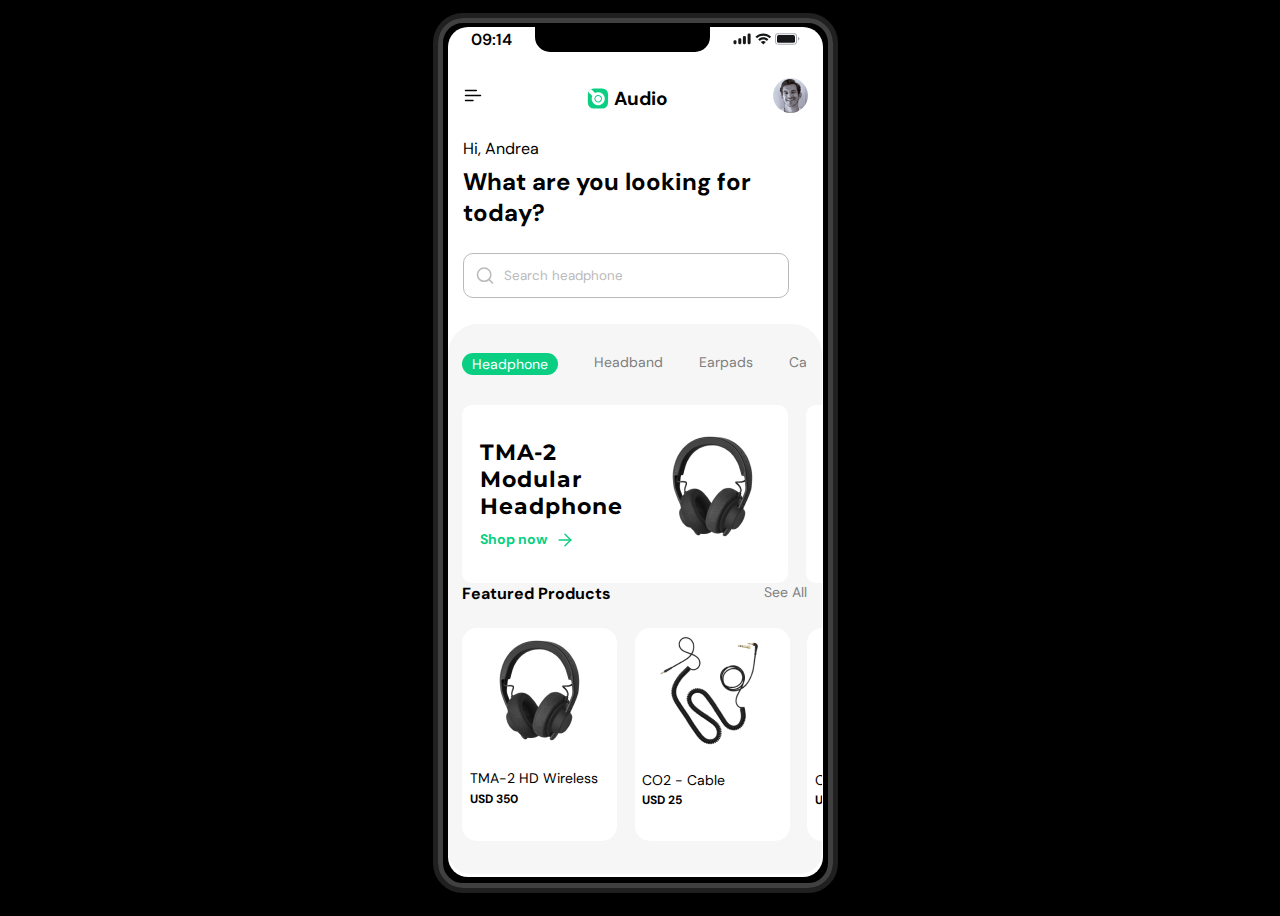
<file: index.html>
<!DOCTYPE html>
<html lang="pt-br">
<head>
    <meta charset="UTF-8">
    <meta http-equiv="X-UA-Compatible" content="IE=edge">
    <meta name="viewport" content="width=device-width, initial-scale=1.0">
    <link rel="shortcut icon" href="assets/favicon.ico" type="image/x-icon">
    <link rel="stylesheet" href="css/style.css">
    <title>Audio</title>
</head>
<body>
    <section class="mockup">
        <div class="external_border">
            <div class="middle_border">
                <div class="screen">
                    <section>
                        <div class="screen_topBar">
                            <div class="actual_time"></div>
                            <div class="geometrical_obejct"></div>
                            <div>
                                <ul class="status_bar">
                                    <li><img src="assets/Combined Shape.svg" alt="signal vetor"></li>
                                    <li><img src="assets/Wi-Fi.svg" alt="wifi vetor"></li>
                                    <li><img src="assets/Battery.svg" alt="batery vetor"></li>
                                </ul>
                            </div>
                    </section>
                    <header class="screen_menu">
                        <nav>
                            <ul class="menu">
                                <li><img src="assets/menu-variant.svg" alt="menu vetor"></li>
                                <li><figure><img src="assets/Mask Group.svg" alt="logo vetor">Audio</figure></li>
                                <li><img src="assets/Avatar.svg" alt="avatar image" onclick="toAccount()"></li>
                            </ul>
                        </nav>
                    </header>
                    <section>
                        <div class="screen_title">
                            <p>Hi, Andrea</p>
                            <h5>What are you looking for today?</h5>
                        </div>
                        <div class="search_bar">
                            <input type="text" placeholder="Search headphone">
                            <img src="assets/search.svg" alt="search vetor">
                        </div>
                    </section>
                    <main>
                        <div class="screen_products">
                            <div class="product_category">
                                <ul class="category_list">
                                    <li class="active">Headphone</li>
                                    <li>Headband</li>
                                    <li>Earpads</li>
                                    <li>Ca</li>
                                </ul>
                            </div>
                            <div class="card_products">
                                <div class="product" onclick="toProduct()">
                                    <div class="product_name">
                                        <h2>TMA-2 Modular Headphone</h2>
                                        <p>Shop now <img src="assets/arrow-right.svg" alt="arrow vetor"></p>
                                    </div>
                                    <div class="product_image">
                                        <img src="img/product-image.png" alt="product image">
                                    </div>
                                </div>
                                <div class="product">
                                    <div class="product_name">  
                                        <h2>TMA-2 DJ Modular</h2>
                                        <p>Shop now <img src="assets/arrow-right.svg" alt="arrow vetor"></p>
                                    </div>
                                    <div class="product_image">
                                        <img src="img/product-image.png" alt="product image">
                                    </div>
                                </div>
                            </div>
                            <div class="products_title">
                                <h3>Featured Products</h3>
                                <p>See All</p>
                            </div>
                            <div class="products_catalog">
                                <div class="catalog_product">
                                    <img src="img/product-image.png" alt="product image">
                                    <div>
                                        <p>TMA-2 HD Wireless</p>
                                        <p>USD 350</p>
                                    </div>
                                </div>
                                <div class="catalog_product2">
                                    <img src="img/product2_image.png" alt="product image">
                                    <div>
                                        <p>CO2 - Cable</p>
                                        <p>USD 25</p>
                                    </div>
                                </div>
                                <div class="catalog_product2">
                                    <img src="img/product2_image.png" alt="product image">
                                    <div>
                                        <p>CO2 - Cable</p>
                                        <p>USD 25</p>
                                    </div>
                                </div>
                            </div>
                        </div>
                    </main>
                    <footer>

                    </footer>
                </div>
            </div>
        </div>
    </section>

    <script src="js/redirect.js"></script>
    <script src="js/actualTime.js"></script>
</body>
</html>
</file>
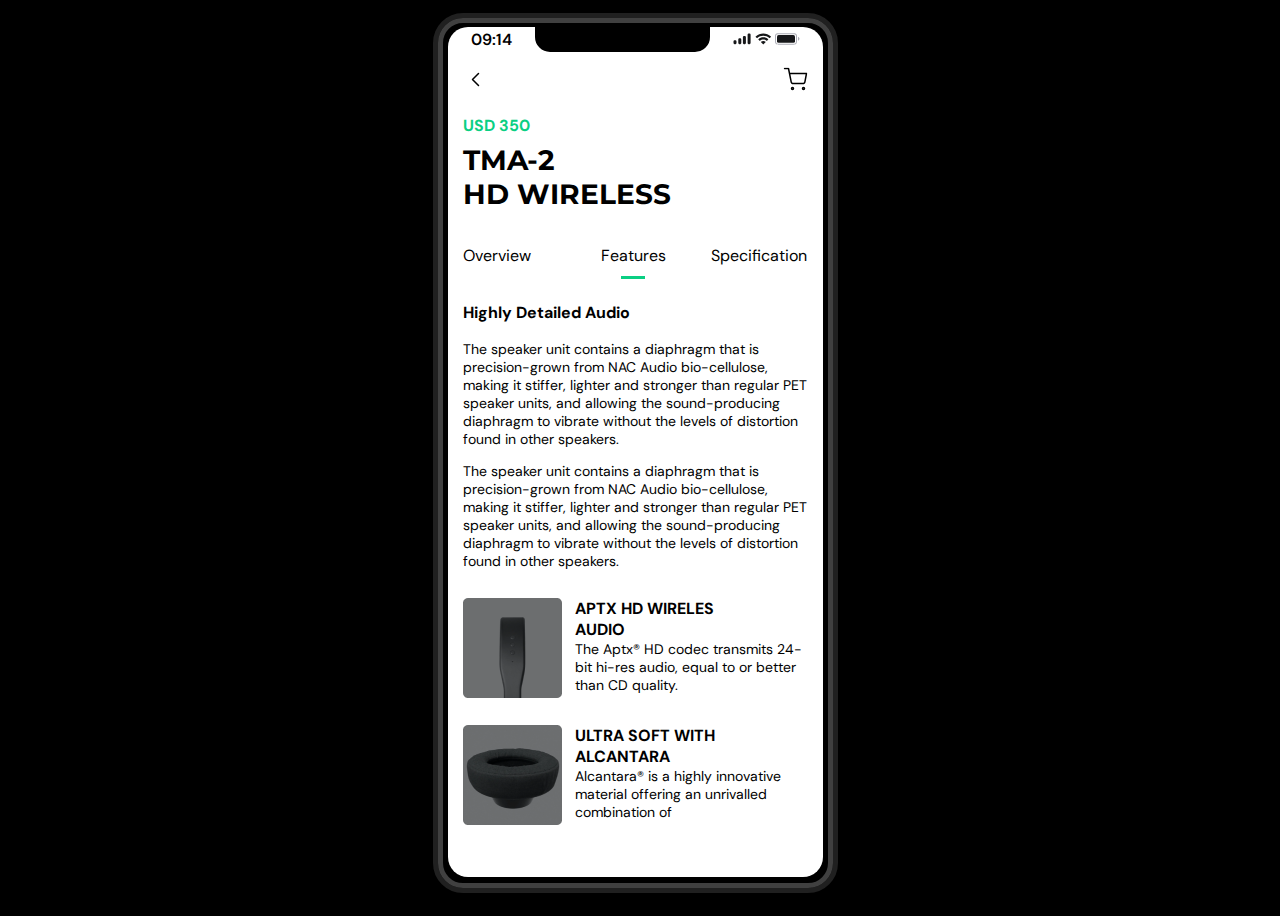
<file: product-view/features.html>
<!DOCTYPE html>
<html lang="pt-br">
<head>
    <meta charset="UTF-8">
    <meta http-equiv="X-UA-Compatible" content="IE=edge">
    <meta name="viewport" content="width=device-width, initial-scale=1.0">
    <link rel="shortcut icon" href="assets/favicon.ico" type="image/x-icon">
    <link rel="stylesheet" href="../css/style.css">
    <link rel="stylesheet" href="style.css">
    <title>Audio</title>
</head>
<body>
    <section class="mockup">
        <div class="external_border">
            <div class="middle_border">
                <div class="screen">
                    <section>
                        <div class="screen_topBar">
                            <div class="actual_time"></div>
                            <div class="geometrical_obejct"></div>
                            <div>
                                <ul class="status_bar">
                                    <li><img src="../assets/Combined Shape.svg" alt="signal vetor"></li>
                                    <li><img src="../assets/Wi-Fi.svg" alt="wifi vetor"></li>
                                    <li><img src="../assets/Battery.svg" alt="batery vetor"></li>
                                </ul>
                            </div>
                    </section>
                    <header class="screen_menu2">
                        <nav>
                            <ul class="menu2">
                                <li><a href="../index.html"><img src="../assets/chevron-left.svg" alt="backward vetor"></a></li>
                                <li><a href="../user-cart/cart.html"><img src="../assets/shopping-cart.svg" alt="logo vetor"></a></li>
                            </ul>
                        </nav>
                    </header>
                    <section>
                        <div class="product_title">
                            <p>USD 350</p>
                            <h3>TMA-2 <br>HD WIRELESS</h3>
                        </div>
                    </section>
                    <section>
                        <div class="product_options">
                            <ul class="options_menu">
                                <li><a href="product.html">Overview</a></li>
                                <li class="active">Features</li>
                                <li>Specification</li>
                            </ul>
                    </section>
                    <section>
                        <div class="product_description">
                            <h2>Highly Detailed Audio</h2>
                            <p>The speaker unit contains a diaphragm that is precision-grown from NAC Audio bio-cellulose, making it stiffer, lighter and stronger than regular PET speaker units, and allowing the sound-producing diaphragm to vibrate without the levels of distortion found in other speakers. </p>
                            <p>The speaker unit contains a diaphragm that is precision-grown from NAC Audio bio-cellulose, making it stiffer, lighter and stronger than regular PET speaker units, and allowing the sound-producing diaphragm to vibrate without the levels of distortion found in other speakers. </p>
                            <div class="funcionalities_description">
                                <img src="../img/product-image4.png" alt="buttons headphone photos">
                                <div class="part_description">
                                    <h3>APTX HD WIRELES AUDIO</h3>
                                    <p>The Aptx® HD codec transmits 24-bit hi-res audio, equal to or better than CD quality.</p>
                                </div>
                            </div>
                            <div class="funcionalities_description">
                                <img src="../img/product-image5.png" alt="buttons headphone photos">
                                <div class="part_description">
                                    <h3>ULTRA SOFT WITH ALCANTARA</h3>
                                    <p>Alcantara® is a highly innovative material offering an unrivalled combination of</p>
                                </div>
                            </div>
                        </div>
                        
                    </section>
                    <button class="primary-button" onclick="toCart()">
                        Add To Cart
                    </button>
                </div>
            </div>
        </div>
    </section>

    <script src="../js/actualTime.js"></script>
    <script src="../js/redirect.js"></script>
</body>
</html>
</file>
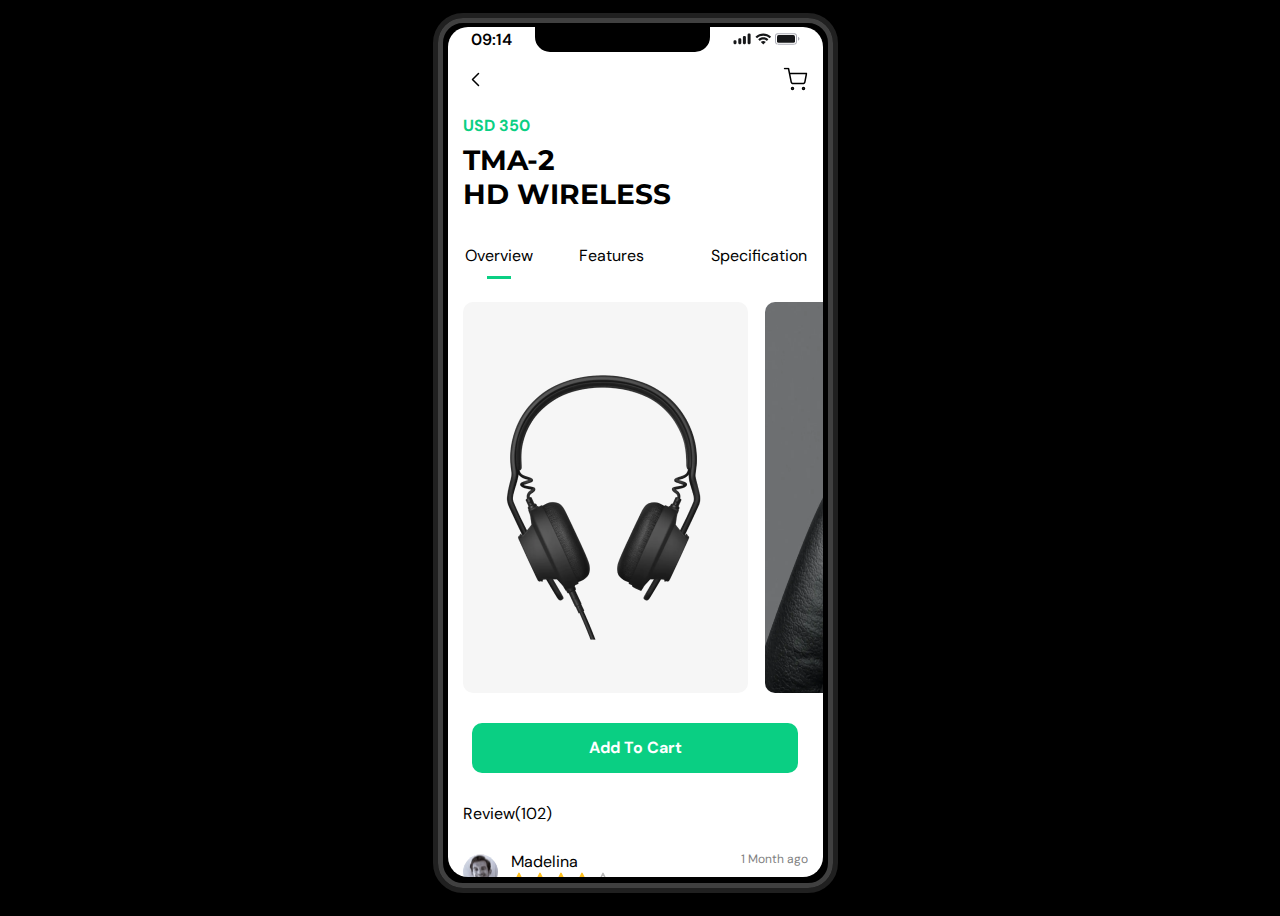
<file: product-view/product.html>
<!DOCTYPE html>
<html lang="pt-br">
<head>
    <meta charset="UTF-8">
    <meta http-equiv="X-UA-Compatible" content="IE=edge">
    <meta name="viewport" content="width=device-width, initial-scale=1.0">
    <link rel="shortcut icon" href="assets/favicon.ico" type="image/x-icon">
    <link rel="stylesheet" href="../css/style.css">
    <link rel="stylesheet" href="style.css">
    <title>Audio</title>
</head>
<body>
    <section class="mockup">
        <div class="external_border">
            <div class="middle_border">
                <div class="screen">
                    <section>
                        <div class="screen_topBar">
                            <div class="actual_time"></div>
                            <div class="geometrical_obejct"></div>
                            <div>
                                <ul class="status_bar">
                                    <li><img src="../assets/Combined Shape.svg" alt="signal vetor"></li>
                                    <li><img src="../assets/Wi-Fi.svg" alt="wifi vetor"></li>
                                    <li><img src="../assets/Battery.svg" alt="batery vetor"></li>
                                </ul>
                            </div>
                    </section>
                    <header class="screen_menu2">
                        <nav>
                            <ul class="menu2">
                                <li><a href="../index.html"><img src="../assets/chevron-left.svg" alt="backward vetor"></a></li>
                                <li><a href="../user-cart/cart.html"><img src="../assets/shopping-cart.svg" alt="logo vetor"></a></li>
                            </ul>
                        </nav>
                    </header>
                    <section>
                        <div class="product_title">
                            <p>USD 350</p>
                            <h3>TMA-2 <br>HD WIRELESS</h3>
                        </div>
                    </section>
                    <section>
                        <div class="product_options">
                            <ul class="options_menu">
                                <li class="active">Overview</li>
                                <li><a href="features.html">Features</a></li>
                                <li>Specification</li>
                            </ul>
                    </section>
                    <main>
                        <div class="product_image">
                            <div class="first_image">
                                <img src="../img/product-imagex2.png" alt="first image">
                            </div>
                            <div class="second_image">
                                <img src="../img/product-image3.png" alt="second image" width="284" height="391">
                            </div>
                        </div>
                    </main>
                    <button class="primary-button" onclick="toCart()">
                        Add To Cart
                    </button>
                    <section class="review">
                        <p>Review(102)</p>
                        <div class="user_avaliations">
                            <div class="user_rating">
                                <img src="../assets/Avatar.svg" alt="avatar vetor">
                                <div>
                                    <p>Madelina</p>
                                    <img src="../assets/Rating.svg" alt="rating vetor">
                                </div>
                                <p class="avaliation_period">1 Month ago</p>
                            </div>
                            <p class="user_coment">Lorem ipsum dolor sit, amet consectetur adipisicing elit. Itaque quos natus sit! Assumenda provident deserunt saepe, molestias ab ex dolore adipisci aliqua.</p>
                        </div>
                        <div class="user_avaliations">
                            <div class="user_rating">
                                <img src="../assets/Avatar.svg" alt="avatar vetor">
                                <div>
                                    <p>Irfan</p>
                                    <img src="../assets/Rating2.svg" alt="rating vetor">
                                </div>
                                <p class="avaliation_period">1 Month ago</p>
                            </div>
                            <p class="user_coment">Lorem ipsum dolor sit, amet consectetur adipisicing elit. Itaque quos natus sit! Assumenda provident deserunt saepe.</p>
                            <div class="avaliations_image">
                                <img src="../img/product-imagex0.5.png" alt="product image">
                                <img src="../img/product-imagex0.5.png" alt="product image">
                                <img src="../img/product-imagex0.5.png" alt="product image">
                            </div>
                        </div>
                        <div class="user_avaliations">
                            <div class="user_rating">
                                <img src="../assets/Avatar.svg" alt="avatar vetor">
                                <div>
                                    <p>Ravi Putra</p>
                                    <img src="../assets/Rating2.svg" alt="rating vetor">
                                </div>
                                <p class="avaliation_period">1 Month ago</p>
                            </div>
                            <p class="user_coment">Lorem ipsum dolor sit, amet consectetur adipisicing elit.</p>
                        </div>
                        <p>See All Reviews</p>
                    </section>
                    <footer>
                        <div class="another_products">
                            <h3>Another Products</h3>
                            <p>See All</p>
                        </div>
                        <div class="another_catalog">
                            <div class="catalog_another">
                                <img src="../img/product-image.png" alt="product image">
                                <div>
                                    <p>TMA-2 HD Wireless</p>
                                    <p>USD 350</p>
                                </div>
                            </div>
                            <div class="catalog_another2">
                                <img src="../img/product2_image.png" alt="product image">
                                <div>
                                    <p>CO2 - Cable</p>
                                    <p>USD 25</p>
                                </div>
                            </div>
                            <div class="catalog_another2">
                                <img src="../img/product2_image.png" alt="product image">
                                <div>
                                    <p>CO2 - Cable</p>
                                    <p>USD 25</p>
                                </div>
                            </div>
                        </div>
                    </footer>
                </div>
            </div>
        </div>
    </section>

    <script src="../js/actualTime.js"></script>
    <script src="../js/redirect.js"></script>
</body>
</html>
</file>
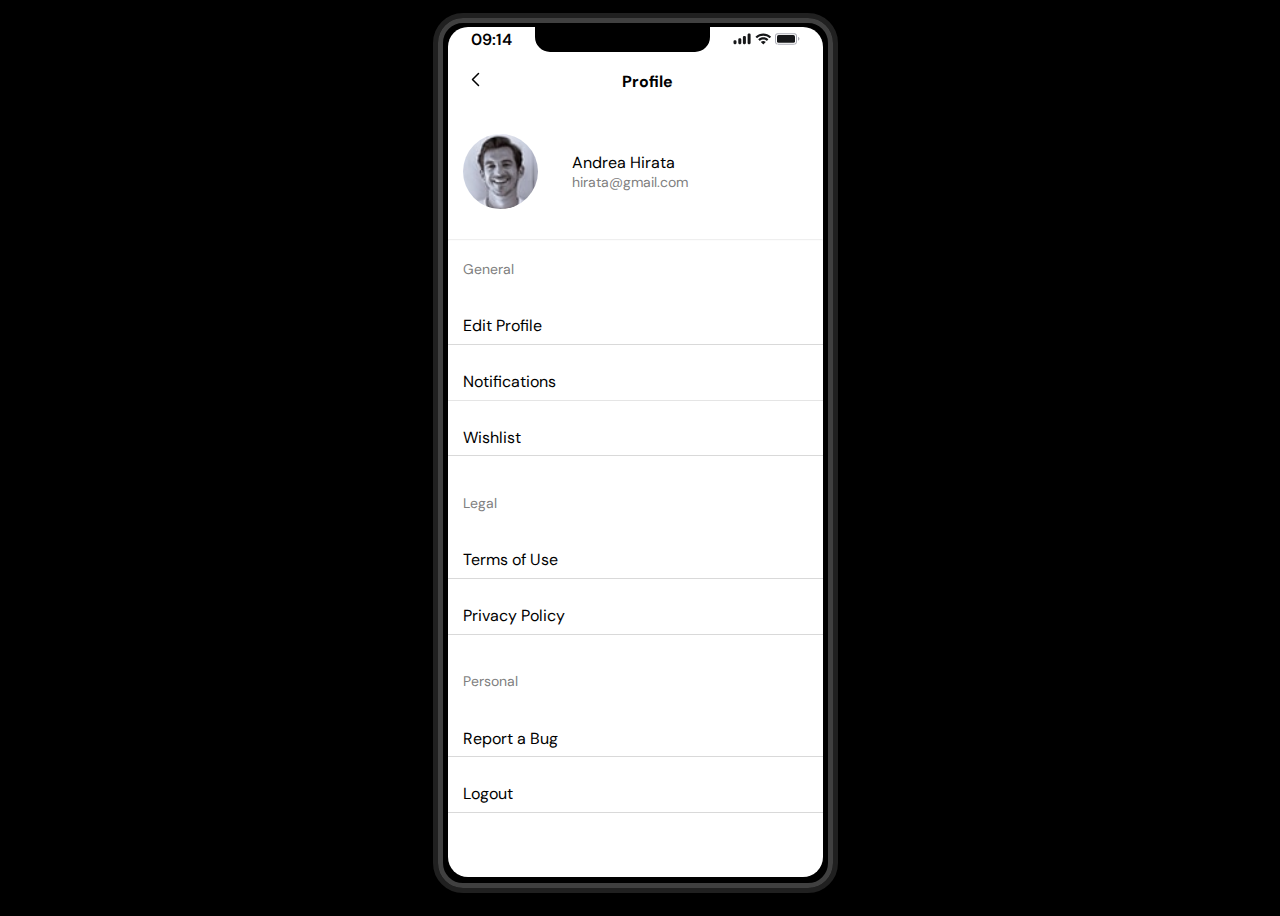
<file: user-account/user.html>
<!DOCTYPE html>
<html lang="pt-br">
<head>
    <meta charset="UTF-8">
    <meta http-equiv="X-UA-Compatible" content="IE=edge">
    <meta name="viewport" content="width=device-width, initial-scale=1.0">
    <link rel="shortcut icon" href="assets/favicon.ico" type="image/x-icon">
    <link rel="stylesheet" href="../css/style.css">
    <link rel="stylesheet" href="../product-view/style.css">
    <link rel="stylesheet" href="style.css">
    <title>Audio</title>
</head>
<body>
    <section class="mockup">
        <div class="external_border">
            <div class="middle_border">
                <div class="screen">
                    <section>
                        <div class="screen_topBar">
                            <div class="actual_time"></div>
                            <div class="geometrical_obejct"></div>
                            <div>
                                <ul class="status_bar">
                                    <li><img src="../assets/Combined Shape.svg" alt="signal vetor"></li>
                                    <li><img src="../assets/Wi-Fi.svg" alt="wifi vetor"></li>
                                    <li><img src="../assets/Battery.svg" alt="batery vetor"></li>
                                </ul>
                            </div>
                    </section>
                    <header class="screen_menu3">
                        <nav>
                            <ul class="menu3">
                                <li><a href="../index.html"><img src="../assets/chevron-left.svg" alt="backward vetor"></a></li>
                                <li>Profile</li>
                            </ul>
                        </nav>
                    </header>
                    <section class="user_informations">
                        <img src="../assets/Avatarx2.svg" alt="avatar image">
                        <div>
                            <p>Andrea Hirata</p>
                            <p>hirata@gmail.com</p>
                        </div>
                    </section>
                    <hr>     
                    <section class="general">
                        <p>General</p>
                        <nav>
                            <ul class="general_itens">
                                <li class="itens">Edit Profile</li>
                                <li class="itens2">Notifications</li>
                                <li class="itens">Wishlist</li>
                            </ul>
                        </nav>
                    </section>
                    <section class="general">
                        <p>Legal</p>
                        <nav>
                            <ul class="general_itens">
                                <li class="itens">Terms of Use</li>
                                <li class="itens">Privacy Policy</li>
                            </ul>
                        </nav>
                    </section> 
                    <section class="general">
                        <p>Personal</p>
                        <nav>
                            <ul class="general_itens">
                                <li class="itens">Report a Bug</li>
                                <li class="itens">Logout</li>
                            </ul>
                        </nav>
                    </section>
            </div>
        </div>
    </section>

    <script src="../js/actualTime.js"></script>
</body>
</html>
</file>
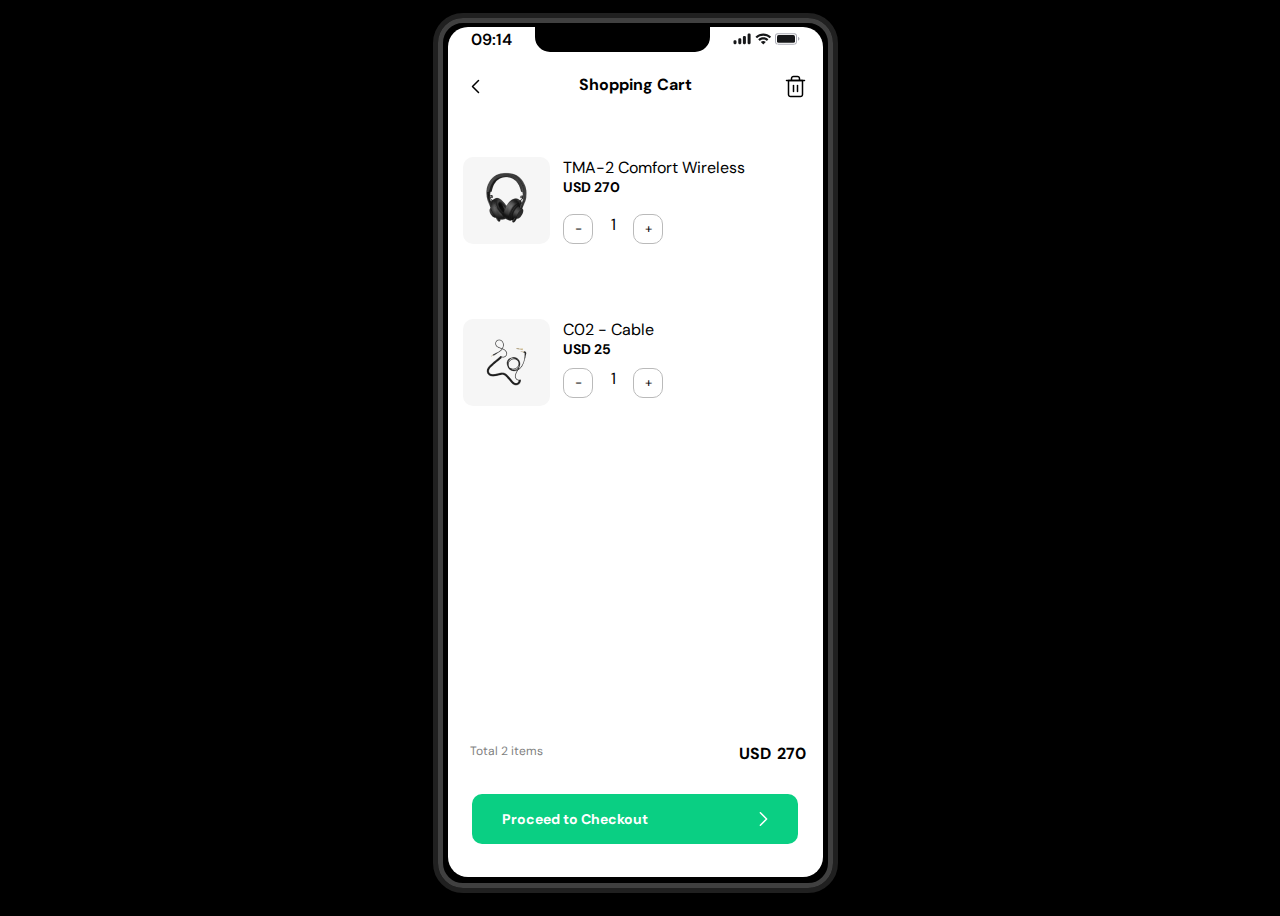
<file: user-cart/cart.html>
<!DOCTYPE html>
<html lang="pt-br">
<head>
    <meta charset="UTF-8">
    <meta http-equiv="X-UA-Compatible" content="IE=edge">
    <meta name="viewport" content="width=device-width, initial-scale=1.0">
    <link rel="shortcut icon" href="assets/favicon.ico" type="image/x-icon">
    <link rel="stylesheet" href="../css/style.css">
    <link rel="stylesheet" href="style.css">
    <title>Audio</title>
</head>
<body>
    <section class="mockup">
        <div class="external_border">
            <div class="middle_border">
                <div class="screen">
                    <section>
                        <div class="screen_topBar">
                            <div class="actual_time"></div>
                            <div class="geometrical_obejct"></div>
                            <div>
                                <ul class="status_bar">
                                    <li><img src="../assets/Combined Shape.svg" alt="signal vetor"></li>
                                    <li><img src="../assets/Wi-Fi.svg" alt="wifi vetor"></li>
                                    <li><img src="../assets/Battery.svg" alt="batery vetor"></li>
                                </ul>
                            </div>
                    </section>
                    <header class="screen_menu4">
                        <nav>
                            <ul class="menu4">
                                <li><a href="../product-view/product.html"><img src="../assets/chevron-left.svg" alt="menu vetor"></a></li>
                                <li>Shopping Cart</li>
                                <li><img src="../assets/trash-2.svg" alt="avatar image"></li>
                            </ul>
                        </nav>
                    </header>
                    <section>
                        <div class="cart_list">
                            <div class="cart_image">
                                <img src="../img/image 5.png" alt="product image">
                            </div>
                            <div class="cart_specify">
                                <p>TMA-2 Comfort Wireless</p>
                                <p>USD 270</p>
                                <div class="cart_qtd">
                                    <button class="remove" onclick="remove()">-</button>
                                    <div class="res">1</div>
                                    <button class="add" onclick="add()">+</button>
                                </div>
                            </div>
                            <img class="trash" src="../assets/trash-1.svg" alt="avatar image">
                        </div>
                        <div class="cart_list">
                            <div class="cart_image">
                                <img src="../img/image 6.png" alt="product image">
                            </div>
                            <div class="cart_specify">
                                <p>C02 - Cable</p>
                                <p>USD 25</p>
                                <div class="cart_qtd">
                                    <button class="remove" onclick="remove2()">-</button>
                                    <div class="res2">1</div>
                                    <button class="add" onclick="add2()">+</button>
                                </div>
                            </div>
                            <img class="trash2" src="../assets/trash-1.svg" alt="avatar image">
                        </div>
                    </section>
                    <section class="cart_info">
                        <div class="count_cart">
                            <p>Total 2 items</p>
                        </div>
                        <div class="price">
                            <p>USD</p>
                            <div class="total">270</div>
                        </div>
                    </section>
                    <button class="primary-button">
                       Proceed to Checkout
                       <img src="../assets/Vector.svg" alt="foward vetor">
                    </button>
                </div>
            </div>
        </div>
    </section>

    <script src="../js/redirect.js"></script>
    <script src="../js/actualTime.js"></script>
    <script src="../js/cartEdit.js"></script>
</body>
</html>
</file>
<file: css/style.css>
@import url('https://fonts.googleapis.com/css2?family=DM+Sans:wght@400;500;700&display=swap');
@import url('https://fonts.googleapis.com/css2?family=Montserrat:wght@100;400;500;700;900&display=swap');

/* Global Settings */

* {
    margin: 0;
    padding: 0;
    box-sizing: border-box;
    font-family: 'DM Sans', sans-serif;
    --color-background: #000000;
    --color-lightBackground: #f6f6f6;
    --color-exborder: #202020;
    --color-midborder: #404040;
    --screen-background: #FFFFFF;
    --color-outline: #bababa;
    --color-text: #7f7f7f;
    --primary-color: #0ACF83;

}

body {
    background-color: var(--color-background);
}

li,a {
    text-decoration: none;
    list-style: none;
    display: inline;
}

a {
    color: var(--color-background);
}

hr {
    opacity: 15%;
}

/* Mockup Settings and Style */

.mockup {
    margin: 1% auto;
    width: 415px;
    height: 890px;
}

.mockup .external_border {
    border: 5px solid var(--color-exborder);
    width: 405px;
    height: 880px;
    border-radius: 30px;
}

.mockup .external_border .middle_border {
    border: 5px solid var(--color-midborder);
    width: 395px;
    height: 870px;
    border-radius: 25px;
}

.mockup .external_border .middle_border .screen {
    background-color: var(--screen-background);
    width: 375px;
    height: 850px;
    border-radius: 20px;
    margin: 1% auto;
}

/* Status Bar Settings and Style */

.screen .screen_topBar {
    display: flex;
    justify-content: space-evenly;
    align-items: center;
    margin-bottom: 2%;
}

.screen .actual_time {
    font-weight: 600;
}

.screen .geometrical_obejct {
    background-color: var(--color-background);
    border: solid;
    height: 25px;
    width: 175px;
    border-radius: 0 0 15px 15px;
}

/* Screen Menu(Frame 30) Settings and Style */

.screen .screen_menu nav .menu {
    display: flex;
    justify-content: space-between;
    align-items: center;
    padding: 5% 4%;
    font-weight: bold;
    font-size: 19px;
}

.screen .screen_menu nav .menu li figure {
   display: flex;
}

.screen .screen_menu nav .menu li figure img {
    margin-right: 5px;
}

.screen .screen_menu nav .menu li img {
    cursor: pointer;
}

/* Screen Title(Frame 31) Settings and Style */

.screen .screen_title {
    display: flex;
    flex-direction: column;
    align-items: flex-start;
    padding: 0 4%;
}

.screen section .screen_title h5 {
    font-weight: bold;
    font-size: 24px;
    margin-top: 2%; 
}

.screen section .search_bar {
    display: flex;
    margin: 10% 4%;
    align-items: center;
}

.screen section .search_bar input {
    position: absolute;
    width: 326px;
    height: 45px;
    padding: 0 40px;
    border: 1px solid var(--color-outline);
    border-radius: 10px;
    outline: none;
    color: var(--color-outline);
}

::-webkit-input-placeholder {
    color: var(--color-outline);
 }

.screen section .search_bar img {
    position: relative;
    left: 1;
    margin-left: 12px;
}

/* Products List and categories(Frame 40) Settings and Style */

.screen .screen_products {
    background-color: var(--color-lightBackground);
    width: 374px;
    height: 550px;
    border-radius: 30px 30px 22px 22px;
}

.screen .screen_products .product_category {
    padding: 8% 4%;
}

.screen .screen_products .product_category .category_list {
    display: flex;
    justify-content: space-between;
    color: var(--color-text);
    font-size: 14px;
}

.screen .screen_products .product_category .category_list .active {
    padding: 2px 10px;
    background-color: var(--primary-color);
    border-radius: 30px;
    color: var(--screen-background);
}

.screen .screen_products .card_products {
    display: flex;
    overflow-x: auto;
    padding: 0 4%;
    max-height: 200px;
    cursor: pointer;
}

.screen .screen_products .card_products::-webkit-scrollbar {
    width: 0;
}

.screen .screen_products .card_products .product {
    background-color: var(--screen-background);
    width: 326px;
    height: 178px;
    border-radius: 10px;
    padding: 0 5%;
    display: flex;
    align-items: center;
    margin-right: 5%;
    min-width: 326px;
}

.screen .screen_products .card_products .product h2 {
    font-size: 22px;
    font-weight: bold;
    letter-spacing: 1px;
    word-wrap: break-word;
    font-family: 'Montserrat', sans-serif;
}

.screen .screen_products .card_products .product p {
    display: flex;
    color: var(--primary-color);
    margin-top: 6%;
    font-weight: bold;
    font-size: 14px;
}

.screen .screen_products .card_products .product p img {
    margin-left: 5%;
}

.screen main .screen_products .products_title {
    display: flex;
    justify-content: space-between;
    padding: 0 4%;
}

.screen main .screen_products h3 {
    font-size: 16px;
}

.screen main .screen_products p {
    font-size: 14px;
    color: var(--color-text);
}

.screen main .screen_products .products_catalog {
    display: flex;
    padding: 0 4%;
    overflow-x: auto;
    max-height: 255px;
}

.screen main .screen_products .products_catalog::-webkit-scrollbar {
    width: 0;
}

.screen main .screen_products .products_catalog .catalog_product, .catalog_product2 {
    background-color: var(--screen-background);
    width: 155px;
    height: 213px;
    text-align: center;
    border-radius: 15px;
    margin-top: 7%;
    margin-right: 5%;
    min-width: 155px;
}


.screen main .screen_products .products_catalog .catalog_product p {
    color: var(--color-background);
    font-size: 14px;
    text-align: start;
    padding: 0 5%;
}

.screen main .screen_products .products_catalog .catalog_product p ~ p {
    font-size: 12px;
    font-weight: bold;
    margin-top: 2%;
}

.screen main .screen_products .products_catalog .catalog_product2 div {
    margin-top: 8%;
}

.screen main .screen_products .products_catalog .catalog_product2 div p {
    color: var(--color-background);
    font-size: 14px;
    text-align: start;
    padding: 0 5%;
}

.screen main .screen_products .products_catalog .catalog_product2 div p ~ p {
    font-size: 12px;
    font-weight: bold;
    margin-top: 2%;
}
</file>
<file: product-view/style.css>
@import url('https://fonts.googleapis.com/css2?family=DM+Sans:wght@400;500;700&display=swap');

/* Global Settings */

* {
    margin: 0;
    padding: 0;
    box-sizing: border-box;
    font-family: 'DM Sans', sans-serif;
    --color-background: #000000;
    --color-lightBackground: #f6f6f6;
    --color-exborder: #202020;
    --color-midborder: #404040;
    --screen-background: #FFFFFF;
    --color-outline: #bababa;
    --color-text: #7f7f7f;
    --primary-color: #0ACF83;

}

.screen {
    display: flex;
    flex-direction: column;
    overflow-y: auto;
    max-height: 850px;
}

.screen::-webkit-scrollbar {
    width: 0;
}

/* Title page Settings and Style */

.screen .screen_menu2 .menu2 {
    display: flex;
    justify-content: space-between;
    padding: 2% 4%;
}

/* Product title(Frame 44) Settings and Style */

.screen .product_title {
    padding: 3% 4%;
}

.screen .product_title p {
    color: var(--primary-color);
    font-weight: bold;
}

.screen .product_title h3 {
    font-weight: bold;
    font-size: 28px;
    margin-top: 2%;
    font-family: 'Montserrat', sans-serif;
}

/* Prodcut Options(Frame 47) Settings and Style */

.screen .product_options {
    padding: 6% 4%;
}

.screen .product_options .options_menu {
    display: flex;
    justify-content: space-between;
}

.screen .product_options .options_menu .active {
    display: flex;
    flex-direction: column;
    align-items: center;
    margin-left: 7%;
    width: 24px;
    border-bottom: 3px solid var(--primary-color);
    padding-bottom: 3%;
}

/* Product Image(Frame 55) Settings and Style */

.screen .product_image {
    display: flex;
    overflow-x: auto;
    padding: 0 4%;
    max-height: 420px;

}

.screen .product_image::-webkit-scrollbar {
    width: 0;
}

.screen .product_image .first_image {
    display: flex;
    padding: 5%;
    align-items: center;
    width: 285px;
    height: 391px;
    border-radius: 10px;
    margin-right: 5%;
    background-color: var(--color-lightBackground);
    min-width: 285px;
}

.screen .product_image .second_image {
    display: flex;
    min-width: 285px;
}

.screen .product_image .second_image img {
    border-radius: 10px;
}

/* Button Settings and Style */

.screen .primary-button {
    display: flex;
    align-items: center;
    justify-content: center;
    background-color: var(--primary-color);
    color: var(--screen-background);
    font-weight: bold;
    font-size: 16px;
    outline: none;
    border: none;
    border-radius: 10px;
    margin: 8% auto;
    width: 326px;
    height: 50px;
    padding: 20px 10px;
    cursor: pointer;
}

/* Review List Settings and Style  */

.screen .review {
    padding: 0 4%;
}

.screen .user_avaliations .user_rating {
    display: flex;
    margin-top: 8%;
}

.screen .user_avaliations .user_rating img {
    margin-right: 4%;
}

.screen .user_avaliations .user_rating .avaliation_period {
    color: var(--color-text);
    font-size: 12px;
    margin-left: auto;
}

.screen .user_avaliations .user_coment {
    padding: 0 0 0 14%;
    font-size: 14px;
}

.screen .user_avaliations .avaliations_image {
    display: flex;
    padding: 4% 0 0 14%;
}

.screen .user_avaliations .avaliations_image img:not(:last-child) {
    margin-right: 5%;
}

.screen .review p ~ p:last-child {
    color: var(--color-text);
    font-size: 14px;
    text-align: center;
    margin: 10% 0;
}

/* Products List and categories(Featured Products) Settings and Style */

.screen footer {
    background-color: var(--color-lightBackground);
    margin-bottom: 32%;
}

.screen .another_products {
    display: flex;
    justify-content: space-between;
    padding: 0 4%;
    margin-top: 5%;
}

.screen footer h3 {
    font-size: 16px;
}

.screen footer p {
    font-size: 14px;
    color: var(--color-text);
}

.screen footer .another_catalog {
    display: flex;
    padding: 0 4%;
    overflow-x: auto;
    max-height: 255px;
}

.screen footer .another_catalog::-webkit-scrollbar {
    width: 0;
}

.screen footer .another_catalog .catalog_another, .catalog_another2 {
    background-color: var(--screen-background);
    width: 155px;
    height: 213px;
    text-align: center;
    border-radius: 15px;
    margin-top: 7%;
    margin-right: 5%;
    min-width: 155px;
}

.screen footer .another_catalog .catalog_another p {
    color: var(--color-background);
    font-size: 14px;
    text-align: start;
    padding: 0 5%;
}

.screen footer .another_catalog .catalog_another p ~ p {
    font-size: 12px;
    font-weight: bold;
    margin-top: 2%;
}

.screen footer .another_catalog .catalog_another2 div {
    margin-top: 8%;
}

.screen footer .another_catalog .catalog_another2 div p {
    color: var(--color-background);
    font-size: 14px;
    text-align: start;
    padding: 0 5%;
}

.screen footer .another_catalog .catalog_another2 div p ~ p {
    font-size: 12px;
    font-weight: bold;
    margin-top: 2%;
}

/* Features Settings and Style */

.screen .product_description {
    height: 600px;
    padding: 0 4%;
    margin-bottom: 12%;
}

.screen .product_description h2 {
    font-weight: bold;
    font-size: 16px;
    margin-bottom: 5%;
}

.screen .product_description p {
    font-size: 14px;
}

.screen .product_description p:not(:last-child) {
    margin-bottom: 4%;
}

.screen .product_description .funcionalities_description {
    display: flex;
    margin-top: 8%;
}

.screen .product_description .funcionalities_description .part_description {
    display: flex;
    flex-direction: column;
    margin-left: 4%;
}

.screen .product_description .funcionalities_description .part_description h3 {
    font-size: 16px;
    font-weight: bold;
    word-wrap: break-word;
    width: 190px;
}
</file>
<file: user-account/style.css>
@import url('https://fonts.googleapis.com/css2?family=DM+Sans:wght@400;500;700&display=swap');

/* Global Settings */

* {
    margin: 0;
    padding: 0;
    box-sizing: border-box;
    font-family: 'DM Sans', sans-serif;
    --color-background: #000000;
    --color-lightBackground: #f6f6f6;
    --color-exborder: #202020;
    --color-midborder: #404040;
    --screen-background: #FFFFFF;
    --color-outline: #bababa;
    --color-text: #7f7f7f;
    --primary-color: #0ACF83;

}

/* Tittle page Settings and Style */

.screen .screen_menu3 .menu3 {
    display: flex;
    padding: 2% 4%;
}

.screen .screen_menu3 .menu3 li:last-child {
    margin: auto;
    font-weight: bold;
}

.screen .screen_menu3 .menu3 li:first-child, .screen .status_bar li {
    border: none;
}

/* Account opitions(Frame 62) Settings and Style */

.screen .user_informations {
    display: flex;
    align-items: center;
    padding: 8% 4%;
}

.screen .user_informations img {
    margin-right: 10%;
}

.screen .user_informations p ~ p {
    font-size: 14px;
    color: var(--color-text);
}

.screen .general {
    display: flex;
    flex-direction: column;
    padding: 5% 0;
}

.screen .general p {
    font-size: 14px;
    color: var(--color-text);
    margin-bottom: 8%;
    padding: 0 4%;
}

.screen .general .general_itens {
    display: grid;
}

.screen .general .general_itens .itens{
    border-bottom: 1px solid rgba(0, 0, 0, 15%);
    padding: 2% 4%;
}

.screen .general .general_itens .itens2 {
    border-bottom: 1px solid rgba(0, 0, 0, 10%);
    padding: 2% 4%;
}

.screen .general .general_itens li:not(:last-child) {
    margin-bottom: 5%;
}
</file>
<file: user-cart/style.css>
@import url('https://fonts.googleapis.com/css2?family=DM+Sans:wght@400;500;700&display=swap');

/* Global Settings */

* {
    margin: 0;
    padding: 0;
    box-sizing: border-box;
    font-family: 'DM Sans', sans-serif;
    --color-background: #000000;
    --color-lightBackground: #f6f6f6;
    --color-exborder: #202020;
    --color-midborder: #404040;
    --screen-background: #FFFFFF;
    --color-outline: #bababa;
    --color-text: #7f7f7f;
    --primary-color: #0ACF83;

}

/* Tittle page Settings and Style */

.screen .screen_menu4 .menu4 {
    display: flex;
    justify-content: space-between;
    padding: 4% 4%;
}

.screen .screen_menu4 .menu4 li ~ li{
    font-weight: bold;
}

/* Shopping Cart(Frame 56) Settings and Style */

.screen .cart_list {
    display: flex;
    padding: 10% 4%;
}

.screen .cart_list .trash {
    position: absolute;
    left: 1105px;
    top: 225px;
}

.screen .cart_list .trash2 {
    position: absolute;
    left: 1105px;
    top: 380px;
}

.screen .cart_list .cart_image {
    display: flex;
    background-color: var(--color-lightBackground);
    width: 87px;
    height: 87px;
    border-radius: 10px;
    align-items: center;
    padding: 0 3%;
    margin-right: 4%;
}

.screen .cart_list .cart_specify {
    display: flex;
    flex-direction: column;
}

.screen .cart_list .cart_specify p ~ p {
    font-size: 14px;
    font-weight: bold;
}

.screen .cart_list .cart_qtd {
    display: flex;
    justify-content: space-between;
    margin-top: 10%;
    width: 100px;
}

.screen .cart_list .cart_qtd button{
    width: 30px;
    height: 30px;
    background-color: var(--screen-background);
    border-radius: 10px;
    border: 1px solid var(--color-outline);
}

.screen .cart_info {
    display: flex;
    justify-content: space-between;
    margin-top: 80%;
    padding: 0 6%;
}

.screen .cart_info .count_cart {
    font-size: 12px;
    color: var(--color-text);
}

.screen .cart_info .price {
    display: flex;
    font-weight: bold;
}

.screen .cart_info .price .total {
    margin-left: 10%;
}

.screen .primary-button {
    display: flex;
    align-items: center;
    justify-content: space-between;
    background-color: var(--primary-color);
    color: var(--screen-background);
    font-weight: bold;
    font-size: 14px;
    outline: none;
    border: none;
    border-radius: 10px;
    margin: 8% auto;
    width: 326px;
    height: 50px;
    padding: 20px 30px;
}
</file>
